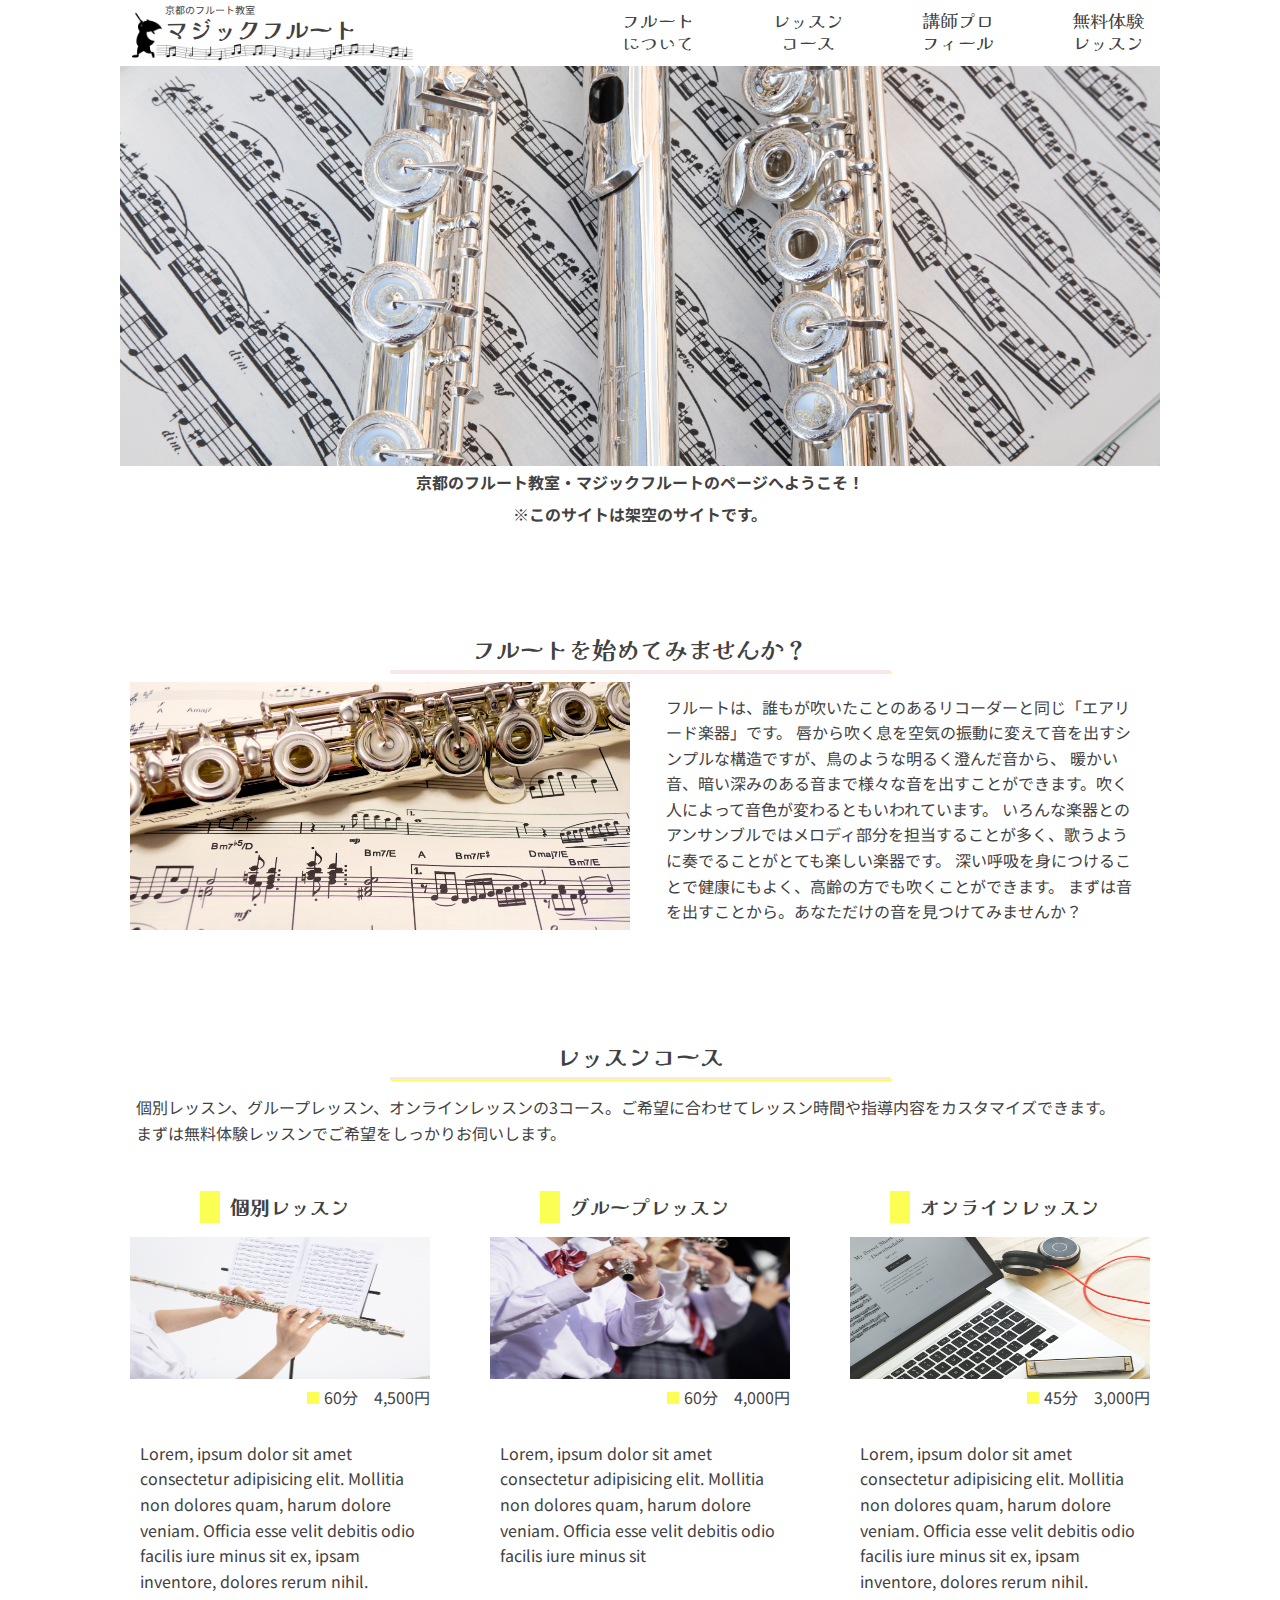
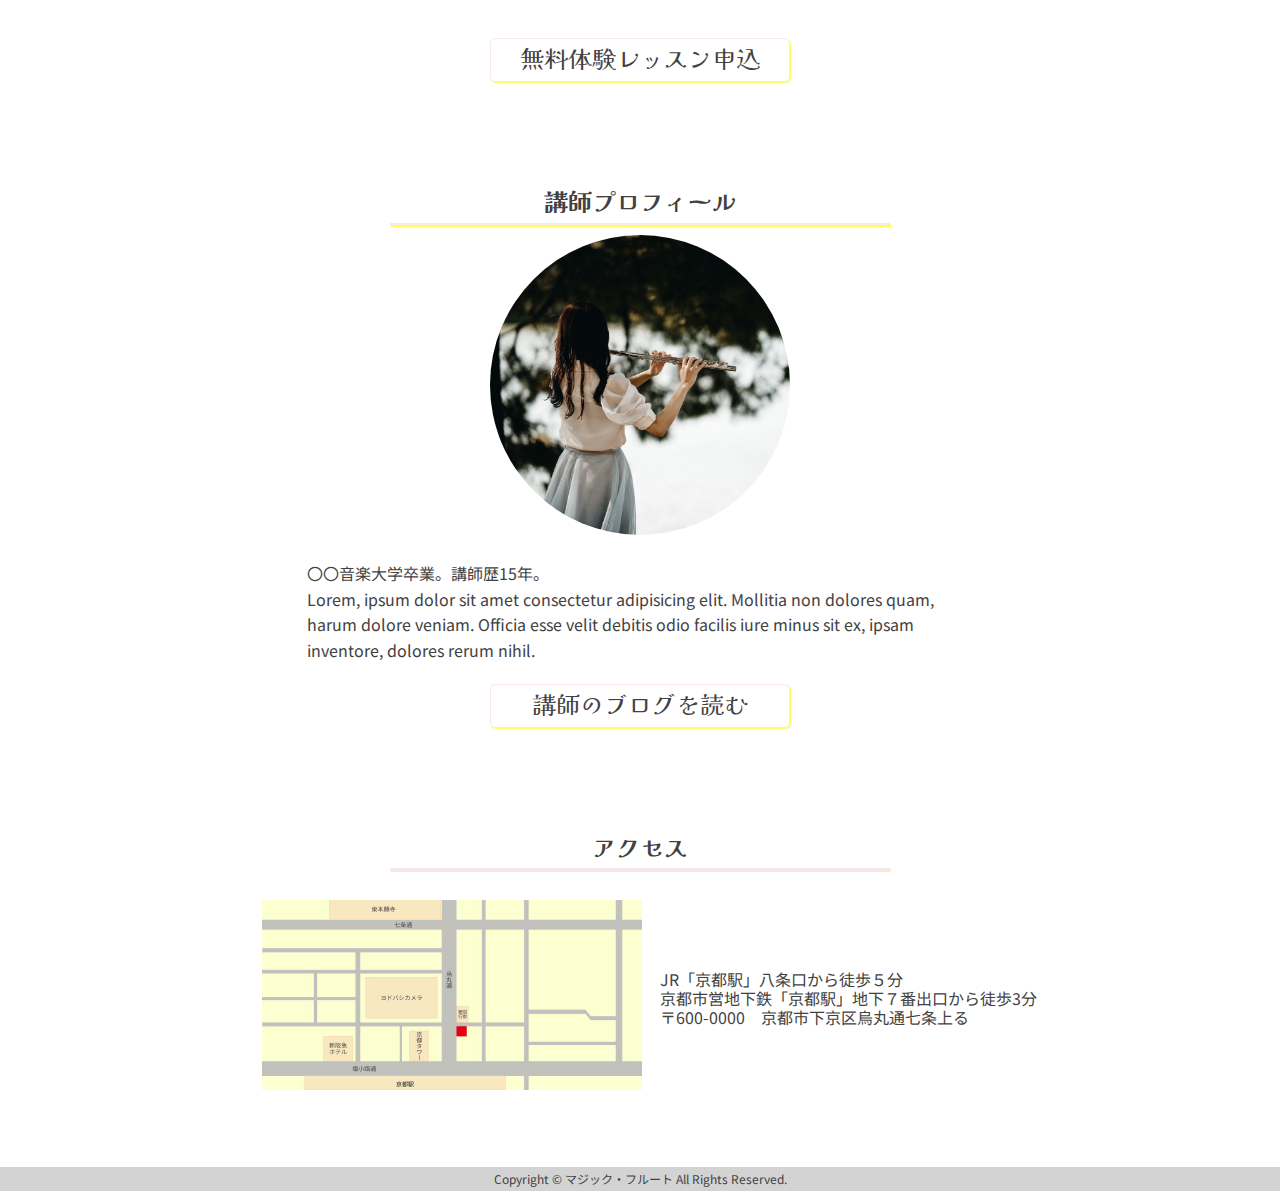
<file: index.html>
<!DOCTYPE html>
<html lang="ja">

<head>
    <meta charset="UTF-8">
    <meta name="viewport" content="width=device-width, initial-scale=1.0">
    <meta http-equiv="X-UA-Compatible" content="ie=edge">
    <title>京都のフルート教室・マジックフルート</title>
    <link rel="stylesheet" href="./ress.css">
    <link rel="stylesheet" href="style.css">
    <link rel="preconnect" href="https://fonts.googleapis.com">
    <link rel="preconnect" href="https://fonts.gstatic.com" crossorigin>
    <link href="https://fonts.googleapis.com/css2?family=Kaisei+Decol&family=Noto+Sans+JP&family=Zen+Kaku+Gothic+New&display=swap"
        rel="stylesheet">
        <script src="./jquery-3.5.1.min.js"></script>

        <script type="text/javascript">
            $(function(){
            $('#hmbmenu').click(function(){
            $('body').toggleClass('open');
              });
               });

            $(function(){
            $('nav').click(function(){
            $('body').removeClass('open');
              });
               });           
       </script>


</head>

<body id="top">
    <header class="wrapper">
   
        <div class="bg">
            <div class="logo">
                    <a href="#top"></a>
            </div>
            <div id="hmbmenu">
                <span></span>
                <span></span>
                <span></span>
            </div>
            
            <nav>
                <ul>
                    <li>
                        <a href="#introduction">フルートについて</a>
                    </li>
                    <li>
                        <a href="#lesson">レッスンコース</a>
                    </li>
                    <li>
                        <a href="#koushi">講師プロフィール</a>
                    </li>
                    <li>
                        <a href="./inquiry.html">無料体験レッスン</a>
                    </li>
                </ul>
            </nav>
        </div>
        </div>
        <p>京都のフルート教室</p>
        <h1>マジックフルート</h1>

    </header>


    <main class="wrapper">
        <section id="welcome">
            <div class="kv">

            </div>
            <p>京都のフルート教室・マジックフルートのページへようこそ！<br>
            ※このサイトは架空のサイトです。</p>
        </section>
    

        <section id="introduction">
            <h2>
                <span class="icon-logo"></span>フルートを始めてみませんか？</h2>
            <div class="container">
                <div class="photo">
                    <img src="./images/fluteandscore.jpg" alt="フルートを始めてみませんか？">
                </div>
                <div class="text">
                    <p>
                        フルートは、誰もが吹いたことのあるリコーダーと同じ「エアリード楽器」です。 唇から吹く息を空気の振動に変えて音を出すシンプルな構造ですが、鳥のような明るく澄んだ音から、 暖かい音、暗い深みのある音まで様々な音を出すことができます。吹く人によって音色が変わるともいわれています。
                        いろんな楽器とのアンサンブルではメロディ部分を担当することが多く、歌うように奏でることがとても楽しい楽器です。 深い呼吸を身につけることで健康にもよく、高齢の方でも吹くことができます。 まずは音を出すことから。あなただけの音を見つけてみませんか？
                    </p>
                </div>


            </div>
        </section>





        <section id="lesson">
            <div class="lessoncourse">
                <h2>レッスンコース</h2>
                <p>
                    個別レッスン、グループレッスン、オンラインレッスンの3コース。ご希望に合わせてレッスン時間や指導内容をカスタマイズできます。
                    <br> まずは無料体験レッスンでご希望をしっかりお伺いします。
                </p>
            </div>

            <div class="lesson-menu">

                <div class="menu-content" id="kobetsu">
                    <h3>個別レッスン</h3>
                    <div class="photo">
                        <img src="./images/lesson.jpg" alt="個別レッスン">
                    </div>
                    <p class="time">60分　4,500円</p>
                    <p class="text">
                        Lorem, ipsum dolor sit amet consectetur adipisicing elit. Mollitia non dolores quam, harum dolore veniam. Officia esse velit
                        debitis odio facilis iure minus sit ex, ipsam inventore, dolores rerum nihil.
                    </p>
                </div>

                <div class="menu-content" id="group">
                    <h3>グループレッスン</h3>
                    <div class="photo">
                        <img src="./images/group.jpg" alt="グループレッスン">
                    </div>
                    <p class="time">60分　4,000円</p>
                    <p class="text">
                        Lorem, ipsum dolor sit amet consectetur adipisicing elit. Mollitia non dolores quam, harum dolore veniam. Officia esse velit
                        debitis odio facilis iure minus sit
                    </p>
                </div>

                <div class="menu-content" id="online">
                    <h3>オンラインレッスン</h3>
                    <div class="photo">
                        <img src="./images/online.jpg" alt="オンラインレッスン">
                    </div>
                    <p class="time">45分　3,000円</p>
                    <p class="text">
                        Lorem, ipsum dolor sit amet consectetur adipisicing elit. Mollitia non dolores quam, harum dolore veniam. Officia esse velit
                        debitis odio facilis iure minus sit ex, ipsam inventore, dolores rerum nihil.
                    </p>
                </div>

            </div>
            <div class="btn">
                <a href="inquiry.html">無料体験レッスン申込</a>
            </div>
        </section>

        <section id="koushi">
            <h2>講師プロフィール</h2>
            <div class="photo">
                <img src="./images/koushi.jpg" alt="講師写真">
            </div>
            <div class="text">
                <p>
                    〇〇音楽大学卒業。講師歴15年。
                    <br> Lorem, ipsum dolor sit amet consectetur adipisicing elit. Mollitia non dolores quam, harum dolore veniam.
                    Officia esse velit debitis odio facilis iure minus sit ex, ipsam inventore, dolores rerum nihil.

                </p>
            </div>
            <div class="btn">
                <a href="#">講師のブログを読む</a>
            </div>

        </section>

        <section id="access">
            <h2>アクセス</h2>
            <div class="container">
                <div class="map">
                    <img src="./images/map.jpg" alt="アクセスマップ" width="360">
                </div>
                <div class="text">JR「京都駅」八条口から徒歩５分
                    <br> 京都市営地下鉄「京都駅」地下７番出口から徒歩3分
                    <br> 〒600-0000　京都市下京区烏丸通七条上る
                </div>
            </div>
        </section>


    </main>

    <footer>
        <p id="Copyright"> Copyright © マジック・フルート All Rights Reserved.</p>

    </footer>

  
</body>

</html>
</file>
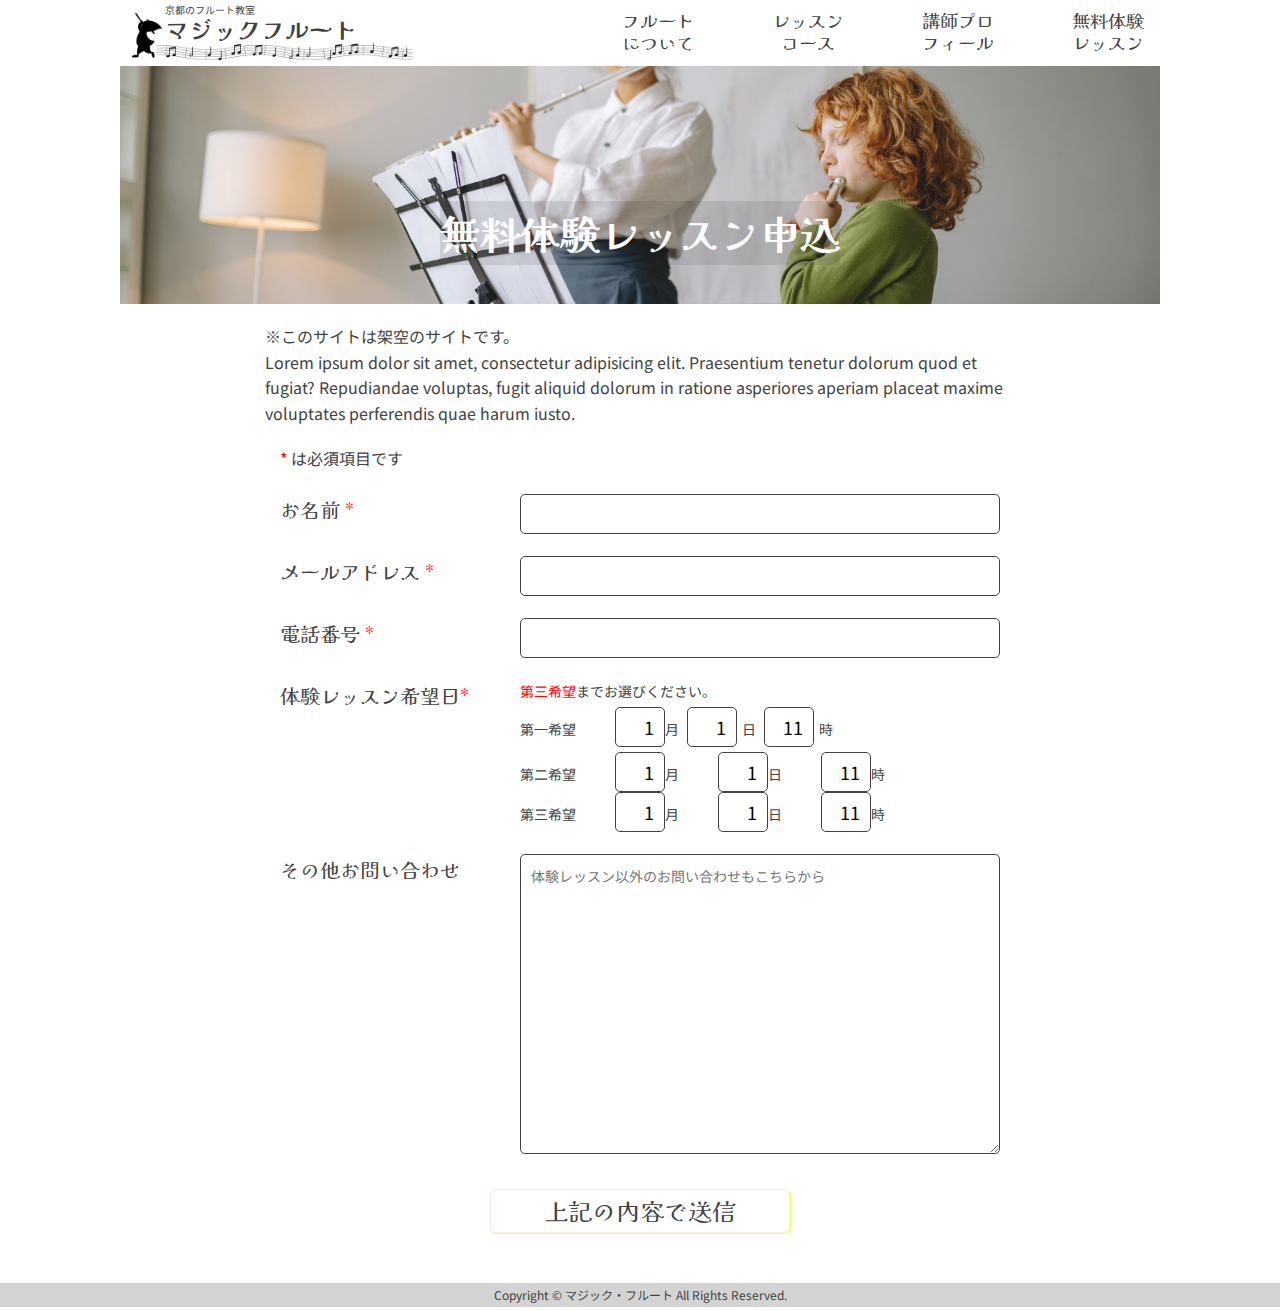
<file: inquiry.html>
<!DOCTYPE html>
<html lang="ja">
<head>
    <meta charset="UTF-8">
    <meta name="viewport" content="width=device-width, initial-scale=1.0">    
    <meta http-equiv="X-UA-Compatible" content="ie=edge">
    <title>無料体験レッスン申込</title>
    <link rel="stylesheet" href="./ress.css">
    <link rel="stylesheet" href="style.css">
    <link rel="preconnect" href="https://fonts.googleapis.com">
    <link rel="preconnect" href="https://fonts.gstatic.com" crossorigin>
    <link href="https://fonts.googleapis.com/css2?family=Kaisei+Decol&family=Noto+Sans+JP&family=Zen+Kaku+Gothic+New&display=swap" rel="stylesheet">

    <script src="./jquery-3.5.1.min.js"></script>

    <script type="text/javascript">
        $(function(){
        $('#hmbmenu').click(function(){
        $('body').toggleClass('open');
          });
           });

        $(function(){
        $('nav').click(function(){
        $('body').removeClass('open');
          });
           });          
   </script>


  
</head>
<body id="inquiry">
        <header class="wrapper">
               
                <div class="bg">
                        <div class="logo">
                                <a href="./index.html#top"></a>
                        </div>   
                    <div id="hmbmenu">
                        <span></span>
                        <span></span>
                        <span></span>
                    </div>
                    
                    
                    <!-- <div class="top"> -->
                        <p>京都のフルート教室</p>
                        <h1>マジックフルート</h1>
                        <!-- </div> -->
                        
                        
                        <nav id="menu">      
                            <ul>
                                <li><a href="./index.html#introduction">フルートについて</a></li>
                                <li><a href="./index.html#lesson">レッスンコース</a></li>
                                <li><a href="./index.html#koushi">講師プロフィール</a></li>
                                <li><a href="#menu">無料体験レッスン</a></li>
                            </ul>
                        </nav>    
                    </div>
               
            </header>



    <main class="wrapper">
            <section id="submit">
                    <div class="sbm-img">
                           <h1>無料体験レッスン申込</h1>
                   </div>

        <p class="submit">
            ※このサイトは架空のサイトです。<br>
            Lorem ipsum dolor sit amet, consectetur adipisicing elit. Praesentium tenetur dolorum quod et fugiat? Repudiandae voluptas, fugit aliquid dolorum in ratione asperiores aperiam placeat maxime voluptates perferendis quae harum iusto. 
        </p>
        <p class="note">
            は必須項目です
        </p>
        
    <form action="" method="POST">
        <table>


            <tr>
                <th>
                    <label for="your-name">お名前 </label> 
                </th>
                <td><input type="text" name="お名前" id="your-name"></td>
            </tr>
            <tr>
                <th>
                    <label for="e-mail">メールアドレス </label>                    
                </th>
                <td><input type="email" name="メールアドレス" id="e-mail"></td>
            </tr>
            <tr>
                <th>
                <label for="phone-num">電話番号 </label>                    
                </th>
                <td><input type="tel" name="電話番号" id="phone-num"></td>
            </tr>
            <tr>
                <th>
                    <label for="month1">体験レッスン希望日</label>                    
                </th>
                <td class="date"> <span>第三希望</span>までお選びください。<br>
                第一希望
                <select name="month1" id="month1">
                    <option value="1">1</option>
                    <option value="2">2</option>
                    <option value="3">3</option>
                    <option value="4">4</option>
                    <option value="5">5</option>
                    <option value="6">6</option>
                    <option value="7">7</option>
                    <option value="8">8</option>
                    <option value="9">9</option>
                    <option value="10">10</option>
                    <option value="11">11</option>
                    <option value="12">12</option>
                </select>月
                <select name="day1" id="">
                    <option value="1">1</option>
                    <option value="2">2</option>
                    <option value="3">3</option>
                    <option value="4">4</option>
                    <option value="5">5</option>
                    <option value="6">6</option>
                    <option value="7">7</option>
                    <option value="8">8</option>
                    <option value="9">9</option>
                    <option value="10">10</option>
                    <option value="11">11</option>
                    <option value="12">12</option>
                    <option value="13">13</option>
                    <option value="14">14</option>
                    <option value="15">15</option>
                    <option value="16">16</option>
                    <option value="17">17</option>
                    <option value="18">18</option>
                    <option value="19">19</option>
                    <option value="20">20</option>
                    <option value="21">21</option>
                    <option value="22">22</option>
                    <option value="23">23</option>
                    <option value="24">24</option>
                    <option value="25">25</option>
                    <option value="26">26</option>
                    <option value="27">27</option>
                    <option value="28">28</option>
                    <option value="29">29</option>
                    <option value="30">30</option>
                    <option value="31">31</option>
                </select>日
                <select name="lessontime" id="lessontime">
                    <option value="11">11</option>
                    <option value="12">12</option>
                    <option value="13">13</option>
                    <option value="14">14</option>
                    <option value="15">15</option>
                    <option value="16">16</option>
                    <option value="17">17</option>
                    <option value="18">18</option>
                    <option value="19">19</option>
                </select>時
                <br>
                第二希望
                <select name="month2" id="month2">
                    <option value="1">1</option>
                    <option value="2">2</option>
                    <option value="3">3</option>
                    <option value="4">4</option>
                    <option value="5">5</option>
                    <option value="6">6</option>
                    <option value="7">7</option>
                    <option value="8">8</option>
                    <option value="9">9</option>
                    <option value="10">10</option>
                    <option value="11">11</option>
                    <option value="12">12</option>
                </select>月
                <select name="day2" id="day2">
                    <option value="1">1</option>
                    <option value="2">2</option>
                    <option value="3">3</option>
                    <option value="4">4</option>
                    <option value="5">5</option>
                    <option value="6">6</option>
                    <option value="7">7</option>
                    <option value="8">8</option>
                    <option value="9">9</option>
                    <option value="10">10</option>
                    <option value="11">11</option>
                    <option value="12">12</option>
                    <option value="13">13</option>
                    <option value="14">14</option>
                    <option value="15">15</option>
                    <option value="16">16</option>
                    <option value="17">17</option>
                    <option value="18">18</option>
                    <option value="19">19</option>
                    <option value="20">20</option>
                    <option value="21">21</option>
                    <option value="22">22</option>
                    <option value="23">23</option>
                    <option value="24">24</option>
                    <option value="25">25</option>
                    <option value="26">26</option>
                    <option value="27">27</option>
                    <option value="28">28</option>
                    <option value="29">29</option>
                    <option value="30">30</option>
                    <option value="31">31</option>
                </select>日
                <select name="lessontime2" id="lessontime2">
                        <option value="11">11</option>
                        <option value="12">12</option>
                        <option value="13">13</option>
                        <option value="14">14</option>
                        <option value="15">15</option>
                        <option value="16">16</option>
                        <option value="17">17</option>
                        <option value="18">18</option>
                        <option value="19">19</option>
                    </select>時
                <br>
                第三希望
                <select name="month3" id="month3">
                    <option value="1">1</option>
                    <option value="2">2</option>
                    <option value="3">3</option>
                    <option value="4">4</option>
                    <option value="5">5</option>
                    <option value="6">6</option>
                    <option value="7">7</option>
                    <option value="8">8</option>
                    <option value="9">9</option>
                    <option value="10">10</option>
                    <option value="11">11</option>
                    <option value="12">12</option>
                </select>月
                <select name="day3" id="day3">
                    <option value="1">1</option>
                    <option value="2">2</option>
                    <option value="3">3</option>
                    <option value="4">4</option>
                    <option value="5">5</option>
                    <option value="6">6</option>
                    <option value="7">7</option>
                    <option value="8">8</option>
                    <option value="9">9</option>
                    <option value="10">10</option>
                    <option value="11">11</option>
                    <option value="12">12</option>
                    <option value="13">13</option>
                    <option value="14">14</option>
                    <option value="15">15</option>
                    <option value="16">16</option>
                    <option value="17">17</option>
                    <option value="18">18</option>
                    <option value="19">19</option>
                    <option value="20">20</option>
                    <option value="21">21</option>
                    <option value="22">22</option>
                    <option value="23">23</option>
                    <option value="24">24</option>
                    <option value="25">25</option>
                    <option value="26">26</option>
                    <option value="27">27</option>
                    <option value="28">28</option>
                    <option value="29">29</option>
                    <option value="30">30</option>
                    <option value="31">31</option>
                </select>日
                <select name="lessontime3" id="lessontime3">
                        <option value="11">11</option>
                        <option value="12">12</option>
                        <option value="13">13</option>
                        <option value="14">14</option>
                        <option value="15">15</option>
                        <option value="16">16</option>
                        <option value="17">17</option>
                        <option value="18">18</option>
                        <option value="19">19</option>
                    </select>時
            
            
            </td>

            </tr>
            <tr>
                <th>
                    <label for="message">その他お問い合わせ</label>                    
                </th>
                <td>
                    <textarea name="その他お問い合わせ" id="message" placeholder="体験レッスン以外のお問い合わせもこちらから"></textarea>
                </td>
            </tr>
            <!-- <tr>
                <td class="note" rowspan="1">は必須項目です</td>
            </tr> -->
            
        </table>
        <input type="submit" value="上記の内容で送信" id="btn-submit">


    </form>

 
        
    


            
            
            
            
            
            
            
            
            
            
            
            
            
            
  
            
            

   
    </main>

    <footer>
        <p id="Copyright"> Copyright © マジック・フルート All Rights Reserved.</p>

    </footer>

</body>
</html>
</file>
<file: ress.css>
/* resset.dev • v5.0.2 */

/* # =================================================================
   # Global selectors
   # ================================================================= */

html {
  box-sizing: border-box;
  -webkit-text-size-adjust: 100%; /* Prevent adjustments of font size after orientation changes in iOS */
  word-break: normal;
  -moz-tab-size: 4;
  tab-size: 4;
}

*,
::before,
::after {
  background-repeat: no-repeat; /* Set `background-repeat: no-repeat` to all elements and pseudo elements */
  box-sizing: inherit;
}

::before,
::after {
  text-decoration: inherit; /* Inherit text-decoration and vertical align to ::before and ::after pseudo elements */
  vertical-align: inherit;
}

* {
  padding: 0; /* Reset `padding` and `margin` of all elements */
  margin: 0;
}

/* # =================================================================
   # General elements
   # ================================================================= */

hr {
  overflow: visible; /* Show the overflow in Edge and IE */
  height: 0; /* Add the correct box sizing in Firefox */
  color: inherit; /* Correct border color in Firefox. */
}

details,
main {
  display: block; /* Render the `main` element consistently in IE. */
}

summary {
  display: list-item; /* Add the correct display in all browsers */
}

small {
  font-size: 80%; /* Set font-size to 80% in `small` elements */
}

[hidden] {
  display: none; /* Add the correct display in IE */
}

abbr[title] {
  border-bottom: none; /* Remove the bottom border in Chrome 57 */
  /* Add the correct text decoration in Chrome, Edge, IE, Opera, and Safari */
  text-decoration: underline;
  text-decoration: underline dotted;
}

a {
  background-color: transparent; /* Remove the gray background on active links in IE 10 */
}

a:active,
a:hover {
  outline-width: 0; /* Remove the outline when hovering in all browsers */
}

code,
kbd,
pre,
samp {
  font-family: monospace, monospace; /* Specify the font family of code elements */
}

pre {
  font-size: 1em; /* Correct the odd `em` font sizing in all browsers */
}

b,
strong {
  font-weight: bolder; /* Add the correct font weight in Chrome, Edge, and Safari */
}

/* https://gist.github.com/unruthless/413930 */
sub,
sup {
  font-size: 75%;
  line-height: 0;
  position: relative;
  vertical-align: baseline;
}

sub {
  bottom: -0.25em;
}

sup {
  top: -0.5em;
}

table {
  border-color: inherit; /* Correct border color in all Chrome, Edge, and Safari. */
  text-indent: 0; /* Remove text indentation in Chrome, Edge, and Safari */
}

iframe {
  border-style: none;
}

/* # =================================================================
   # Forms
   # ================================================================= */

input {
  border-radius: 0;
}

[type='number']::-webkit-inner-spin-button,
[type='number']::-webkit-outer-spin-button {
  height: auto; /* Correct the cursor style of increment and decrement buttons in Chrome */
}

[type='search'] {
  -webkit-appearance: textfield; /* Correct the odd appearance in Chrome and Safari */
  outline-offset: -2px; /* Correct the outline style in Safari */
}

[type='search']::-webkit-search-decoration {
  -webkit-appearance: none; /* Remove the inner padding in Chrome and Safari on macOS */
}

textarea {
  overflow: auto; /* Internet Explorer 11+ */
  resize: vertical; /* Specify textarea resizability */
}

button,
input,
optgroup,
select,
textarea {
  font: inherit; /* Specify font inheritance of form elements */
}

optgroup {
  font-weight: bold; /* Restore the font weight unset by the previous rule */
}

button {
  overflow: visible; /* Address `overflow` set to `hidden` in IE 8/9/10/11 */
}

button,
select {
  text-transform: none; /* Firefox 40+, Internet Explorer 11- */
}

/* Apply cursor pointer to button elements */
button,
[type='button'],
[type='reset'],
[type='submit'],
[role='button'] {
  cursor: pointer;
}

/* Remove inner padding and border in Firefox 4+ */
button::-moz-focus-inner,
[type='button']::-moz-focus-inner,
[type='reset']::-moz-focus-inner,
[type='submit']::-moz-focus-inner {
  border-style: none;
  padding: 0;
}

/* Replace focus style removed in the border reset above */
button:-moz-focusring,
[type='button']::-moz-focus-inner,
[type='reset']::-moz-focus-inner,
[type='submit']::-moz-focus-inner {
  outline: 1px dotted ButtonText;
}

button,
html [type='button'], /* Prevent a WebKit bug where (2) destroys native `audio` and `video`controls in Android 4 */
[type='reset'],
[type='submit'] {
  -webkit-appearance: button; /* Correct the inability to style clickable types in iOS */
}

/* Remove the default button styling in all browsers */
button,
input,
select,
textarea {
  background-color: transparent;
  border-style: none;
}

a:focus,
button:focus,
input:focus,
select:focus,
textarea:focus {
  outline-width: 0;
}

/* Style select like a standard input */
select {
  -moz-appearance: none; /* Firefox 36+ */
  -webkit-appearance: none; /* Chrome 41+ */
}

select::-ms-expand {
  display: none; /* Internet Explorer 11+ */
}

select::-ms-value {
  color: currentColor; /* Internet Explorer 11+ */
}

legend {
  border: 0; /* Correct `color` not being inherited in IE 8/9/10/11 */
  color: inherit; /* Correct the color inheritance from `fieldset` elements in IE */
  display: table; /* Correct the text wrapping in Edge and IE */
  max-width: 100%; /* Correct the text wrapping in Edge and IE */
  white-space: normal; /* Correct the text wrapping in Edge and IE */
  max-width: 100%; /* Correct the text wrapping in Edge 18- and IE */
}

::-webkit-file-upload-button {
  /* Correct the inability to style clickable types in iOS and Safari */
  -webkit-appearance: button;
  color: inherit;
  font: inherit; /* Change font properties to `inherit` in Chrome and Safari */
}

/* Replace pointer cursor in disabled elements */
[disabled] {
  cursor: default;
}

/* # =================================================================
   # Specify media element style
   # ================================================================= */

img {
  border-style: none; /* Remove border when inside `a` element in IE 8/9/10 */
}

/* Add the correct vertical alignment in Chrome, Firefox, and Opera */
progress {
  vertical-align: baseline;
}

/* # =================================================================
   # Accessibility
   # ================================================================= */

/* Specify the progress cursor of updating elements */
[aria-busy='true'] {
  cursor: progress;
}

/* Specify the pointer cursor of trigger elements */
[aria-controls] {
  cursor: pointer;
}

/* Specify the unstyled cursor of disabled, not-editable, or otherwise inoperable elements */
[aria-disabled='true'] {
  cursor: default;
}
</file>
<file: style.css>
@charset "UTF-8";

html {
    margin: 0;
    padding: 0;
    font-size: 62.5%;
}

body {
    font-family: 'noto sans jp', sans-serif; 
    font-size: 1.2rem;
    color: #424141;
    margin: 0;
    padding: 0;
    line-height: 1.6;
    text-align: center;   
}

a {
    text-decoration: none;
    color: #424141;
}

ul li {
    list-style: none;
}

img {
    width: 100%;
    height: auto;
}

h1,
h2,
h3 {
    font-family: 'Kaisei Decol', serif;
}

h2 {
    font-size: 2.4rem;
    color: #424141;
    margin: 0 auto 14px;
    width: max-content;
    position: relative;   
}

h2::after {
    position: absolute;
    bottom: -5px;
    left: calc((100% - 300px)/2);
    width: 300px;
    height: 3px;
    background: #F7E9E8;
    box-shadow: 1px 1px #FCFF53;
    content: "";
}

h3 {
    font-size: 2.0rem;
    width: max-content;
    margin: 0 auto;
    padding: 0 10px;
    border-left: 2rem solid #FCFF53;
}

.wrapper {
    width: 375px;
    margin: 0 auto;
}

header {
    width: 100%;
    height: 66px;
    margin: 0 auto;
    position: fixed;
    top: 0; 
    left: calc((100% - 375px) / 2) ;
    z-index: 1000;   
    background: white;
}

header .bg {
  position: relative;
  display: flex;
  justify-content: space-between;
  height: 66px;
} 

header .logo {
    width: calc(375px * 0.8);
    margin-left: 3px;
    background-image: url(./images/kobitoflute.png);
    background-size: 98%;
    background-position: 55% 75%; 
    cursor: pointer;
}

header .logo  a {
    display: block;
    width: calc(375px * 0.8);
    height: 66px;
}


header #hmbmenu {
    width: 36px;
    height: 36px;
    margin: auto;       
}

header #hmbmenu {
    position: relative;
    width: 36px;
    cursor: pointer;
}

header #hmbmenu span {
    position: absolute;
    left: 0;
    width: 100%;
    height: 2px;
    display: block;
    background: #000;
}

header #hmbmenu span:nth-child(1) {
    top: 0;
}

header #hmbmenu span:nth-child(2) {
    top: 14px;
}

header #hmbmenu span:nth-child(3) {
    top: 28px;
}


/* --ハンバーガーメニュークリック--  */

.open #hmbmenu span:nth-child(1) {
    top: 15px;
    transform: rotate(45deg);
}

.open #hmbmenu span:nth-child(2) {
    width: 0;
}

.open #hmbmenu span:nth-child(3) {
    top: 15px;
    transform: rotate(-45deg);
}

/* --ハンバーガーメニュークリックここまで-- */

header p {
    font-size: 1rem;
    line-height: 1;
    position: absolute;
    top: 5px;
    left: 45px;  
}

/* --ヘッダーメニュー-- */

header h1 {
    position: absolute;
    top: 10px;
    left: 45px; 
}

.open header nav{
    background: white;
    position: fixed;
    width: 100%;
    top: 66px;
    left: 0;
    right: 0;
    bottom: 0;
    margin: 0;
}

.open header nav {
    display: block;
    font-family: 'Kaisei Decol', serif;
    font-size: 2.4rem;
    line-height: 70px;
}

.open header nav li {
    border-top: 1px solid #424141;
}


.open header nav li:last-child {
    border-bottom: 1px solid #424141;
}


header nav {
    display: none;
}

/* --ヘッダーメニューここまで-- */




/* ------------main---------- */

main {
   margin-top: 66px !important;
}

section {
    margin-bottom: 40px;
}

section:last-child {
    margin-bottom: 10px;
}

section p {
    margin-left: 16px;
    margin-right: 16px;
    text-align: left;
    line-height: 1.6;
}

section::before {
    height: 70px;
    margin: -70px 0 0 ;
    content: "";
    display: block;
}

/* -----------#welcome---------- */

#welcome .kv {
    width: 100%;
    height:238px;
    position: relative;
    background: url(./images/kv.jpg);
    background-size: cover;
}

#welcome .kv::after {
    position: absolute;
    top:0;
    left: 0;
    width: 100%;
    height: 100%;
    content: "";
}

#welcome p {
    width: 100%;
    margin: 0 auto;
    line-height: 2em;
    text-align: center;
    color: #424141;
    font-weight: bold;    
}




/* -------------------lesson---------- */


#lesson h2 {
    margin-bottom: 20px;
}

#lesson h3  {
    margin-bottom: 14px;
}

#lesson p {
    margin-bottom: 14px;    
}

#lesson .lesson-menu h3 {
    margin-top: 30px;
}

.menu-content .time::before{
     content: "";
    display: inline-block;
    margin-right: 5px;
    background-color: #FCFF53;
    width: 12px;
    height: 12px;
}

.menu-content p {
    margin-left: 10px;
    margin-right: 10px;
}

.menu-content .time {
    text-align: right;
}


.btn a {
    color: #424141;
    font-family: 'Kaisei Decol', serif;
    display: block;
    font-size: 2.4rem;
    margin: 0 auto 14px;
    width: 300px;
    height: 44px;
    line-height: 1.6;
    border: 1px solid #F7E9E8;
    border-radius: 5px;
    box-shadow: 1px 1px 1px #FCFF53;
    margin-top: 20px;
    transition: background-color 0.2s, color 0.2s;
}

.btn a:hover {
    color: rgb(241, 237, 237);
    background: #f4b8b5;
}



/* -------------------access---------- */

.map {
    width: 50%;
    height: auto;
    margin: 20px auto;
}


/* -------------------footer---------- */

footer {
    background: lightgrey;
    line-height: 2;
    width: 100vw;
}


/* -----inquiry-----------*/


input,
button,
textarea,
select {
  margin: 0;
  padding: 0;
  background: none;
  border: none;
  border-radius: 0;
  outline: none;
  -webkit-appearance: none;
  -moz-appearance: none;
  appearance: none;
}

#submit .sbm-img {
    width: 100%;
    height:100px;
    position: relative;
    background: url(images/submit.jpg);
    background-size: cover;
    background-position: 50% 50%;
}

#submit .sbm-img::after {
    position: absolute;
    top:0;
    left: 0;
    width: 100%;
    height: 100%;
    background: rgba(256, 256, 256, 0.1);
    content: "";
}

#submit .sbm-img h1 {
    font-family: 'Kaisei Decol', serif;
    font-size: 2.0rem;
    font-weight: bolder;
    position: absolute;
    width: max-content;
    color: white;
    background: rgba(0, 0, 0, 0.1);
    top: 70%;
    left: 50%;
    transform: translate(-50%, -50%);
}

#submit .note {
    text-align: left;
    margin: 10px 30px;
}


form table {
    margin: 0 auto;
}

form th {
    display: block;
    width: 300px;
    padding: 0 0 5px;
    font-weight: normal;
    text-align: left;
}

form td {
    display: block;
    width: 300px;
    padding: 0 0 10px;
}

form td.date {
    text-align: left;
}

form td.date span {
    color: red;
}

label {
    font-family: 'Kaisei Decol', serif;
    font-size: 2.0rem;
}

label[for="your-name"]::after {
    content:"*";
    color: red;       
} 


label[for="e-mail"]::after {
    content:"*";
    color: red;       
} 

label[for="phone-num"]::after {
    content:"*";
    color: red;       
} 

label[for="month1"]::after {
    content:"*";
    color: red;        
} 

input {
    width: 300px;
    height: 50px;
    padding: 10px;
    border: 1px solid #424141;
    border-radius: 5px;
}

select {
    width: 40px;
    height: 20px;
    text-align: right;
    margin: 5px;
    padding-right: 5px;
    border: 1px solid #424141;
    border-radius: 5px;
}

textarea {
    width: 300px;
    height: 200px;
    padding: 10px;
    border: 1px solid #424141;
    border-radius: 5px;
}


.note::before {
    content: "*";
    color: red;
}


#btn-submit {
    color: #424141;
    font-family: 'Kaisei Decol', serif;
    display: block;
    font-size: 2.4rem;
    margin: 16px auto 16px;
    padding: 0;
    width: 300px;
    height: 44px;
    line-height: 1.6;
    border: 1px solid #F7E9E8;
    border-radius: 5px;
    box-shadow: 1px 1px 1px #FCFF53;
    transition: background-color 0.2s, color 0.2s;
}

#btn-submit:hover {
    color: rgb(241, 237, 237);
    background: #f4b8b5;
}

/* ----------------PC------------------------------ */

@media screen and (min-width: 460px) {

    section {
        font-size: 1.6rem;
    }

    .wrapper {
        width: 1040px;
        margin: 0 auto;
    }

    h2::after {
        position: absolute;
        bottom: -5px;
        left: calc((100% - 500px)/2);
        width: 500px;
        height: 3px;
        background: #F7E9E8;
        content: "";
    }

    header {
        width: 100%;
        position: fixed;
        top: 0; 
        left: calc((100% - 1040px) / 2) ;    
    }

    header #hmbmenu {
        display: none;
    }

    header nav {
        display: block;
    }
    header nav ul {
        display: flex;
    }

    header nav ul li {
        width: 85px;       
        font-family: 'Kaisei Decol', serif;
        color: #424141;
        font-size: 1.8rem;
             text-align: center;        
        margin: 10px 65px 0 0; 
        line-height: 1.2;              
    }

    header nav ul li:last-child {
        margin-right: 10px;
    }

    header nav ul li a:hover {
        color: #ffb1bc;
    }
   

    .text {
        width: 698px;
        height: auto;
        margin: 20px auto;
    }

/* -----------PC------main---------- */


    main {
        margin-top: 66px !important;
     }
     
     section {
         margin-bottom: 100px;
     }
     
     section:last-child {
         margin-bottom: 50px;
     }

     section::before {
         height: 70px;
         margin: -70px 0 0 ;
         content: "";
         display: block;
     }


    #welcome .kv{
        width: 100%;
        height:400px;
        position: relative;
        background-size: cover;
        background-position: center;    
        
    }

    #welcome p {
        font-size: 1.6rem;
    }

    
/* -----------#introduction---------- */

#introduction .container {
    display: flex;
    flex-direction: row;
    justify-content: space-between;
}

#introduction .photo {
    width: 500px;
    margin: 0 10px;
}

    #introduction .photo img {
        width: 100%;
        height: 248px;
        object-fit: cover;
        object-position: 50% 0%;
    }

#introduction .text {
        width: 500px;
        margin: auto 10px;
        text-align: left;
        line-height: 1.2em;
    }

    #introduction .container-magicflute {
        display: flex;
        flex-direction: row-reverse;
        justify-content: space-between;
        margin-top: 20px; 
    }
    
    #lesson h3 {
        margin-bottom: 14px;       
    }
    
    #lesson .lesson-menu h3 {
        margin-top: 30px;
    } */

    #lesson .lessoncourse p {
        width: 698px;
        margin: 0 auto;
    }

    #lesson .lesson-menu {
        display: flex;
        justify-content: space-between;
    }
    
    #lesson .menu-content img {
        width: 300px;
        height: 142px;
    }

    #lesson .menu-content .text {
        width: 300px;
        height: auto;
        padding: 10px;
        text-align: left;
    }
    

    #koushi .photo img {
        width: 300px;
        height: 300px;
        border-radius: 50%;
        object-fit: cover;
        object-position: 0% 50%;
    }

    #access .container {
        display: flex;
        justify-content: center;   
    }
    
    #access .map {
        width: 40%;
        margin: 20px 0;    
    }

    #access .map img {
        width: 380px;
        margin: 0 auto;
        object-fit: cover;
        object-position: 0% 50%;
    }

    #access .text {
       width: max-content;
        margin: auto 0;
        text-align: left;
        line-height: 1.2em;
    }



/* -----PC------------inquiry------------ */

a {
    color: #424141;
}

#submit .sbm-img {
    width: 100%;
    height:238px;
    position: relative;
    background: url(images/submit.jpg);
    background-size: cover;
    background-position: 50% 50%;
}

#submit .sbm-img::after {
    position: absolute;
    top:0;
    left: 0;
    width: 100%;
    height: 100%;
    background: rgba(256, 256, 256, 0.1);
    content: "";
}

#submit .sbm-img h1 {
    font-size: 4.0rem;
    position: absolute;
    color: white;
    background: rgba(0, 0, 0, 0.1);
    top: 70%;
    left: 50%;
    transform: translate(-50%, -50%);
}

#submit .note {
    text-align: left;
    margin: 10px 160px;
}


    #inquiry .submit {
        width: 750px;
        margin: 20px auto;
        text-align: left;
    }

    form table {
        margin: 0 auto;
        width: 750px;;
    }



    form th {
        display: inline-block;
        padding: 0;
        margin: 10px;
        width: 220px;   
        vertical-align: top; 
    }

    form td {
        display: inline-block;
        margin: 10px;
        padding: 0;
        width: 480px;    
    }

    form td.date{
        font-size: 1.4rem;
    }

    label {
        width: 200px;
    }


    input#your-name,
    input#phone-num,
    input#e-mail {
        font-size: 1.8rem;
        height: 40px;
        width: 480px;
        border: 1px solid #424141;
        padding: 10px;
        box-sizing: border-box;
    }


    select {
        font-size: 1.8rem;
        height: 40px;
        width: 50px;
        padding-right: 10px;
        border: 1px solid #424141;
        border-radius: 5px;
        box-sizing: border-box
    }
    

    select#month1,
    select#month2,
    select#month3,
    select#day1,
    select#day2,
    select#day3,
    select#lessontime1,
    select#lessontime2,
    select#lessontime3 {
        margin: 0 0 0 2em;
    }


    textarea {
    font-size: 1.4rem;
    width: 480px;
    height: 300px;
    border: 1px solid #424141;
    padding: 10px;
    border-radius: 5px;
    box-sizing: border-box;
    }



}
</file>
